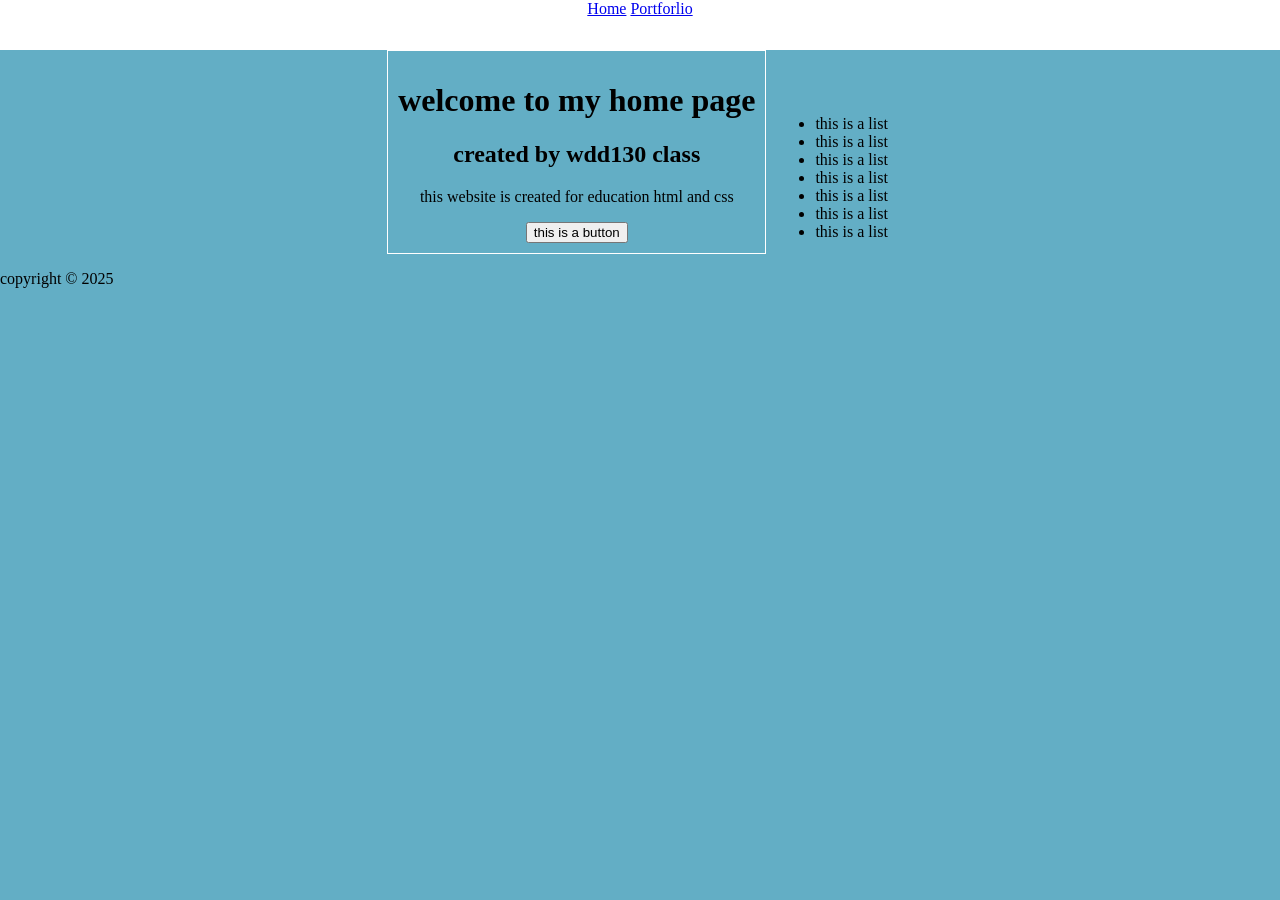
<file: ice/index.html>
<!DOCTYPE html>
<html lang="en">
<head>
    <meta charset="UTF-8">
    <meta name="viewport" content="width=device-width, initial-scale=1.0">
    <title>Document</title>
    <link rel="stylesheet" href="../styles/personal_profile.css">
<body>
    <header>
        <nav>
            <a href="index.html">Home</a>
            <a href="personal_profile.html">Portforlio</a>  
        <nav>
    </header>
    <main>
        <div class="container"> 
            <h1>welcome to my home page</h1>
            <h2>created by wdd130 class</h2>
            <p> this website is created for education html and css</p>
            <button>this is a button</button>
        </div>

        <ul>

            <li>this is a list</li>
            <li>this is a list</li>
            <li>this is a list</li>
            <li>this is a list</li>
            <li>this is a list</li> 
            <li>this is a list</li>
            <li>this is a list</li>
            
        </ul>
    </main>
    <footer>
        <p>copyright &copy; 2025</p>
    </footer>
    
</body>
</html>
</file>
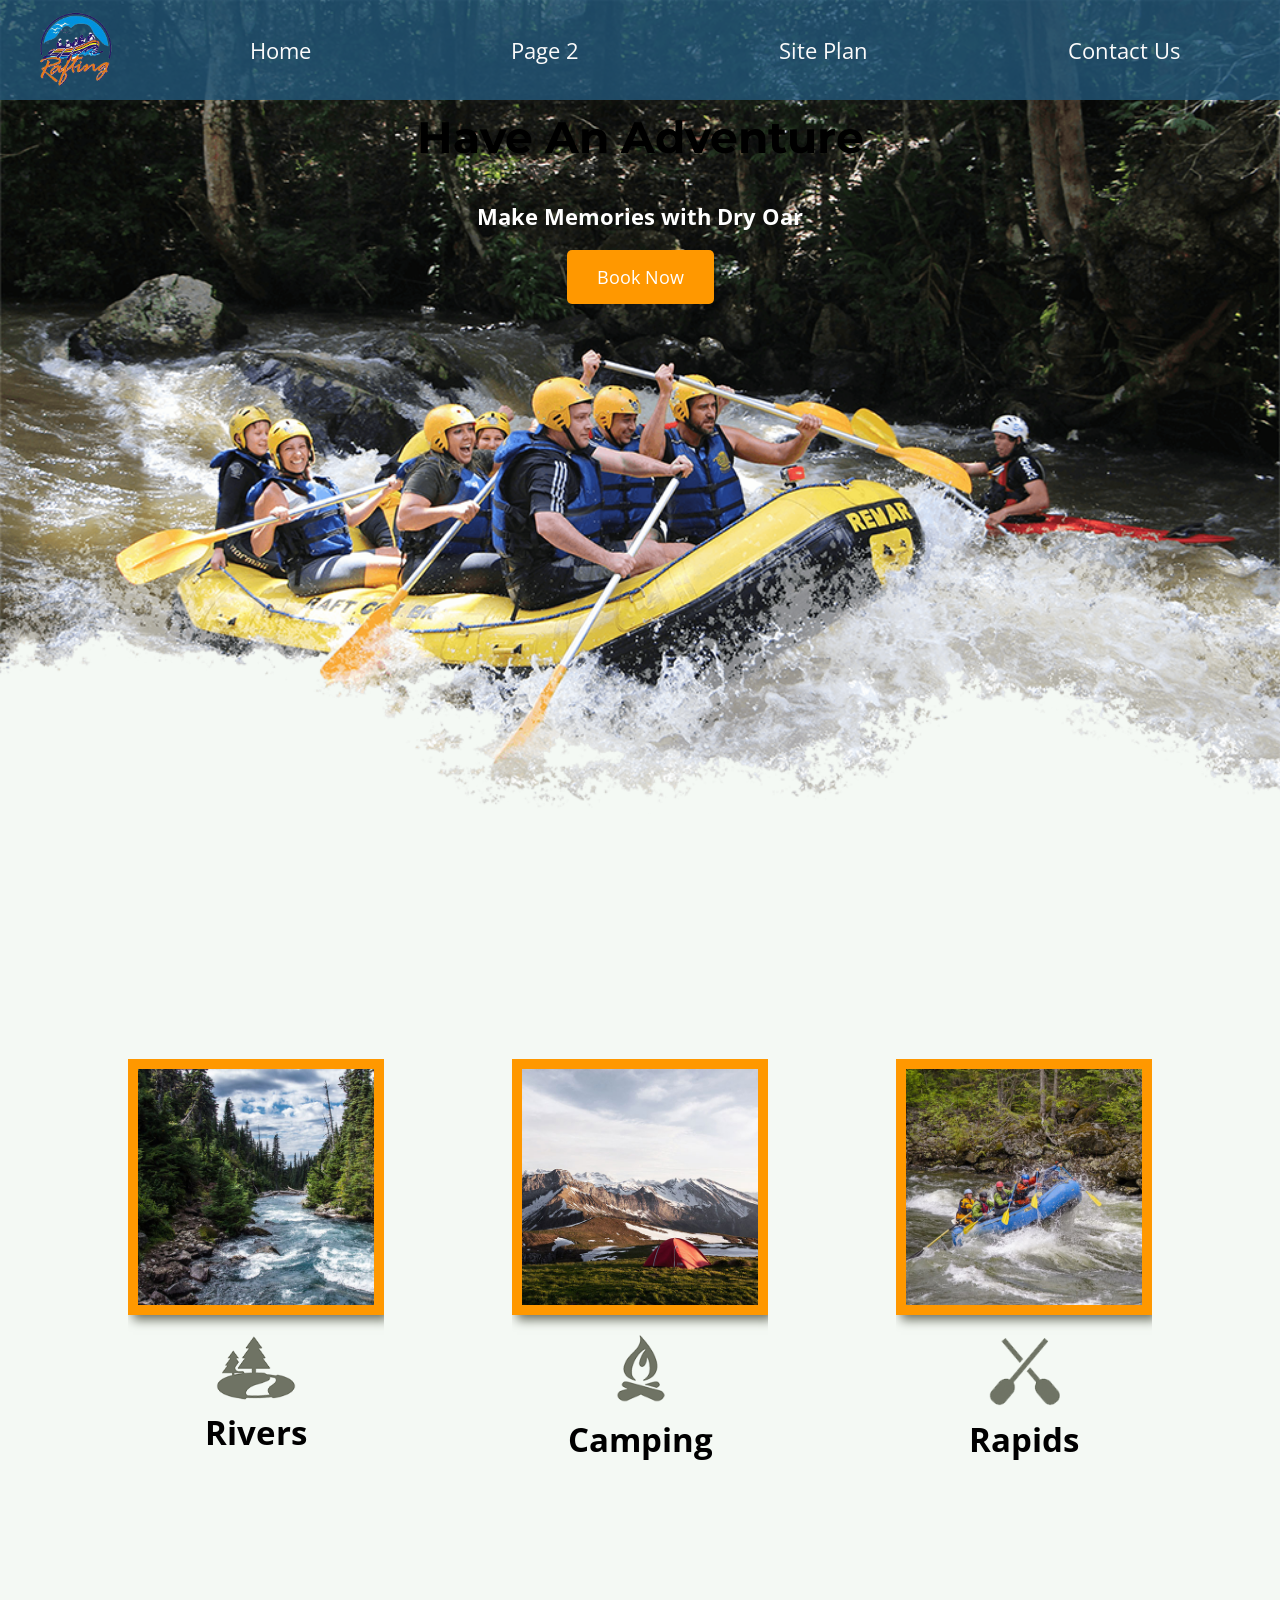
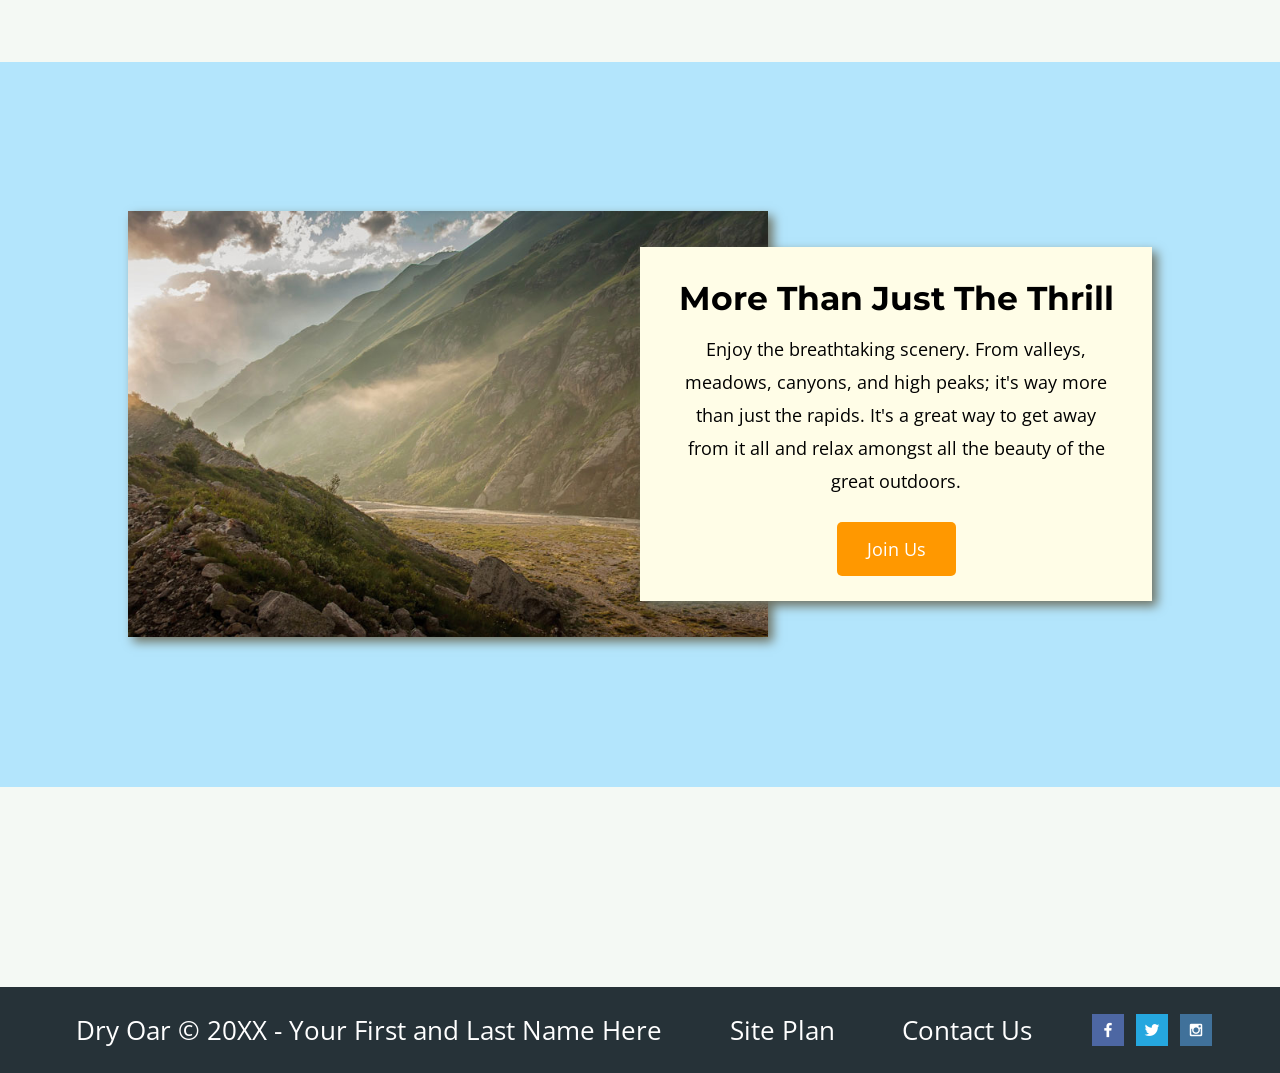
<file: wwr/index.html>
<!DOCTYPE html>
<html lang="en">
<head>
    <meta charset="UTF-8">
    <meta name="viewport" content="width=device-width, initial-scale=1.0">
    <title>Whitewater Rafting Vacations | Dry Oar Boating | Home</title>
    <link href="https://fonts.googleapis.com/css2?family=Montserrat:wght@400;700&family=Open+Sans:wght@300;400;700&display=swap" rel="stylesheet">
    <link rel="stylesheet" href="styles/style.css">
</head>
<body>
    <div id="content">
    <header>
        <a href="index.html" id="logo_link">
            <img class="logo" src="images/logo.png" alt="Dry Oar Logo">
        </a>
        <nav>
            <a href="index.html">Home</a>
            <a href="#">Page 2</a>
            <a href="site-plan-rafting.html">Site Plan</a>
            <a href="contactus.html">Contact Us</a>
        </nav>
    </header> 
    <div id="hero">
        <div id="hero-box">
            <img id="hero-img" src="images/hero.png"  alt="People enjoying white water rafting">

        </div>
        <section id="hero-msg">
            <h1 class="home-title">Have An Adventure</h1>
            <h4>Make Memories with Dry Oar </h4>
            <div class='button-box'>
                <a class='book' href="contactus.html">Book Now</a>
            </div>
        </section>


    </div>
    <main class="home-grid">
        <section class="rivers-card">
            <img class="card-img" src="images/rivers.jpg" alt="river in the forest">
            <img class="icon" src="images/river_icon.png" alt="river icon">
            <h2>
                Rivers
            </h2>
            
        </section>
        <section class="camping-card">
            <img class="card-img" src="images/camping.jpg" alt="tent in mountains">
            <img class="icon" src="images/fire_icon.png" alt="fire icon">
            <h2>Camping</h2>
        </section>
        <section class="rapids-card">
            <img class="card-img" src="images/rapids.jpg" alt="rafting boat">
            <img class="icon" src="images/oars.png" alt="oars icon">
            <h2>Rapids</h2>
        </section>
        <div id="background"></div>
        <img class="mountains" src="images/mountains.jpg" alt="Misty mountains">
        <section class="msg">
            <h2>More Than Just The Thrill</h2>
            <p>Enjoy the breathtaking scenery. From valleys, meadows, canyons, and high peaks; it's way more than just the rapids. It's a great way to get away from it all and relax amongst all the beauty of the great outdoors. </p>
            <a class='join' href="rivers.html">Join Us</a>
        </section>
    </main>
    <footer>
        <p>Dry Oar &copy; 20XX - Your First and Last Name Here</p>
        <p><a href="site-plan-rafting.html">Site Plan</a></p>
        <p><a href="contactus.html">Contact Us</a></p>
        <div class="social">
            <a href="https://facebook.com" target="_blank">
                <img src="images/facebook.png" alt="fb icon">
            </a>
            <a href="https://twitter.com" target="_blank">
                <img src="images/twitter.png" alt="twitter icon">
            </a>
            <a href="https://instagram.com" target="_blank">
                <img src="images/instagram.png" alt="instagram icon">
            </a>
        </div>
    </footer>
    </div>
</body>
</html>
</file>
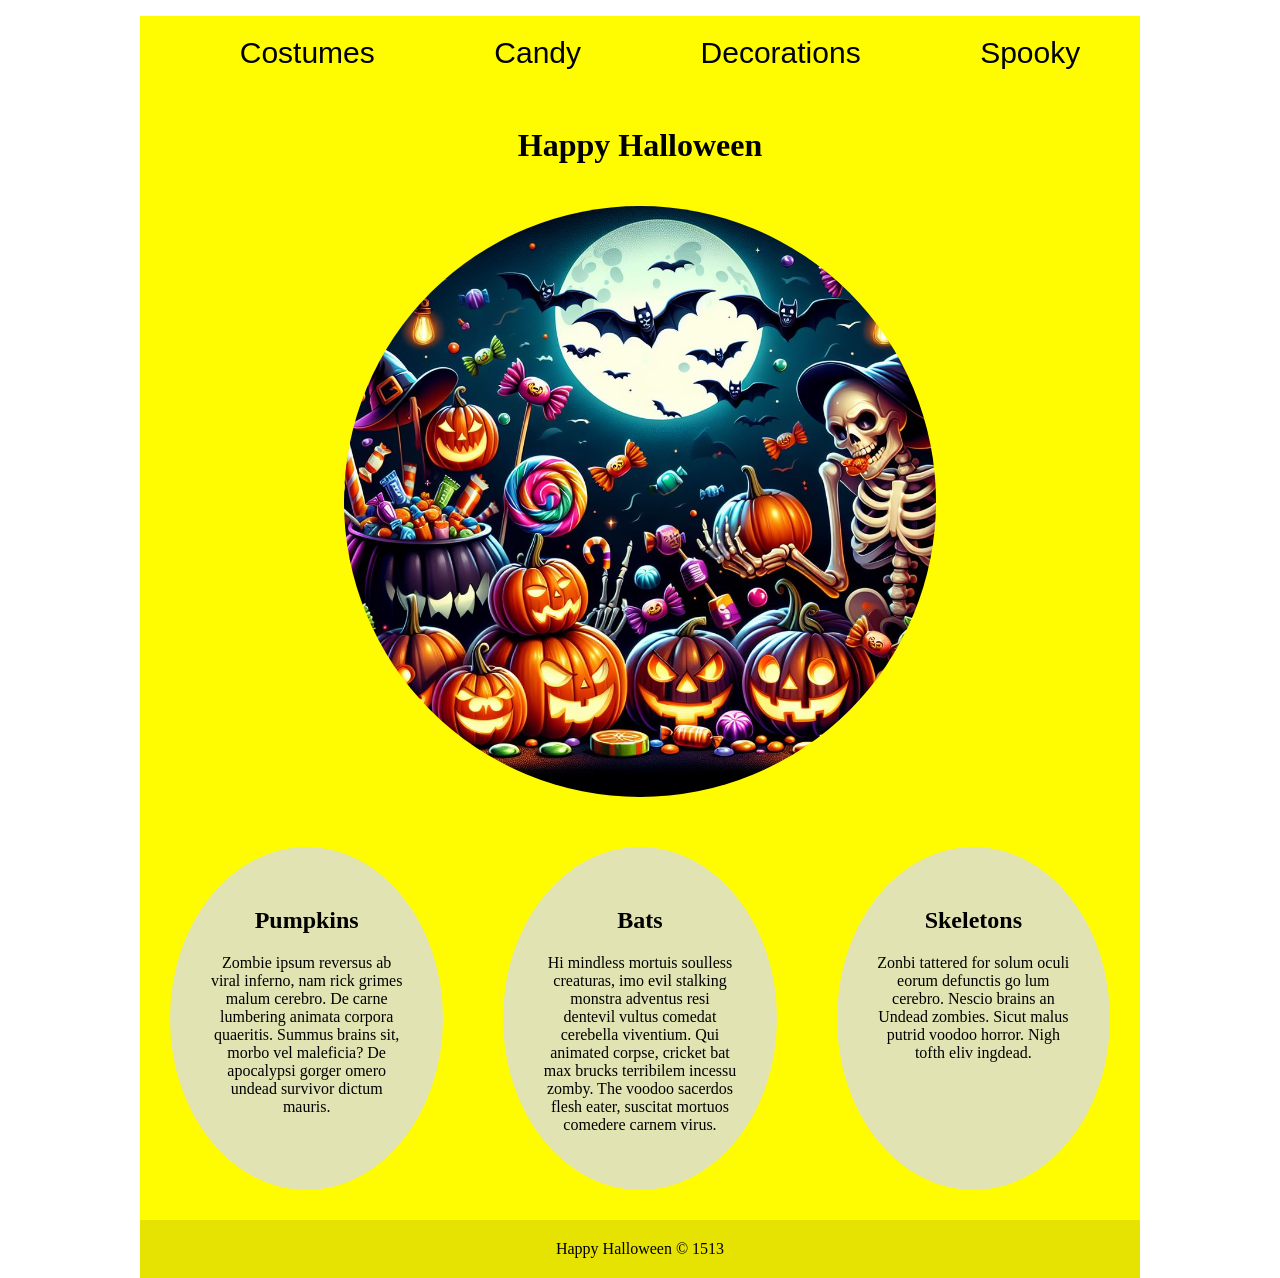
<file: ice/halloween/index.html>
<!-- For this activity you are not allowed to change
 the HTML code, only the CSS -->

<!DOCTYPE html>
<html lang="en">

<head>
    <meta charset="UTF-8">
    <meta name="viewport" content="width=device-width, initial-scale=1.0">
    <title>Document</title>
    <link rel="stylesheet" href="styles/styles.css">
</head>

<body>
    <div id="wrapper">
        <header>
            <nav>
                <ul>
                    <li>Costumes</li>
                    <li>Candy</li>
                    <li>Decorations</li>
                    <li>Spooky</li>
                </ul>
            </nav>
        </header>
        <main>
            <h1>Happy Halloween</h1>
            <img src="images/halloween.png">
            <section>
                <h2>Pumpkins</h2>
                <p>Zombie ipsum reversus ab viral inferno, nam rick grimes
                    malum cerebro. De carne lumbering animata corpora quaeritis.
                    Summus brains sit​​, morbo vel maleficia? De apocalypsi gorger
                    omero undead survivor dictum mauris. </p>
            </section>
            <section>
                <h2>Bats</h2>
                <p>Hi mindless mortuis soulless
                    creaturas, imo evil stalking monstra adventus resi dentevil vultus
                    comedat cerebella viventium. Qui animated corpse, cricket bat max
                    brucks terribilem incessu zomby. The voodoo sacerdos flesh eater,
                    suscitat mortuos comedere carnem virus.</p>
            </section>
            <section>
                <h2>Skeletons</h2>
                <p>Zonbi tattered for solum oculi
                    eorum defunctis go lum cerebro. Nescio brains an Undead zombies. Sicut
                    malus putrid voodoo horror. Nigh tofth eliv ingdead.</p>
            </section>
        </main>
        <footer>
            Happy Halloween &copy; 1513
        </footer>
    </div>
</body>

</html>
</file>
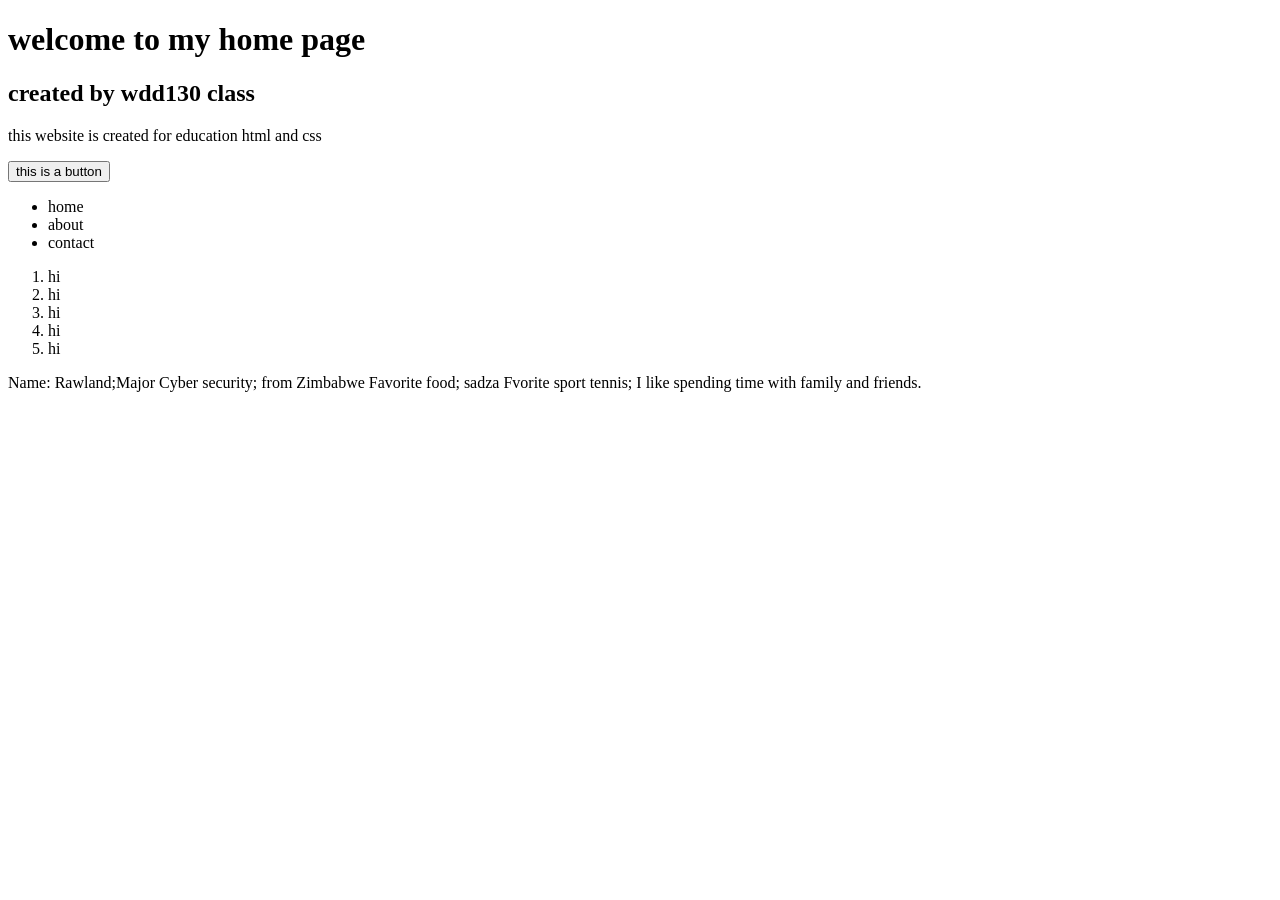
<file: ice/personal_file.html>
<!DOCTYPE html>
<html lang="en">
<head>
    <meta charset="UTF-8">
    <meta name="viewport" content="width=device-width, initial-scale=1.0">
    <title>Document</title>
</head>
<body>
    <header>

        
    </header> 

    <nav>

    </nav>
    <main></main>
    <h1>welcome to my home page</h1>
    <h2>created by wdd130 class</h2>
    <p> this website is created for education html and css</p>
    <button>this is a button</button>
    <ul>

        <li>home</li>
        <li>about</li>
        <li>contact</li>
    </ul>
    <ol>
        <li>hi</li>
        <li>hi</li>
        <li>hi</li>
        <li>hi</li>
        <li>hi</li>
    </ol>


    <footer></footer>
</body> 

Name: Rawland;Major Cyber security; from Zimbabwe
Favorite food; sadza 
Fvorite sport tennis; I like spending time with family and friends.
</file>
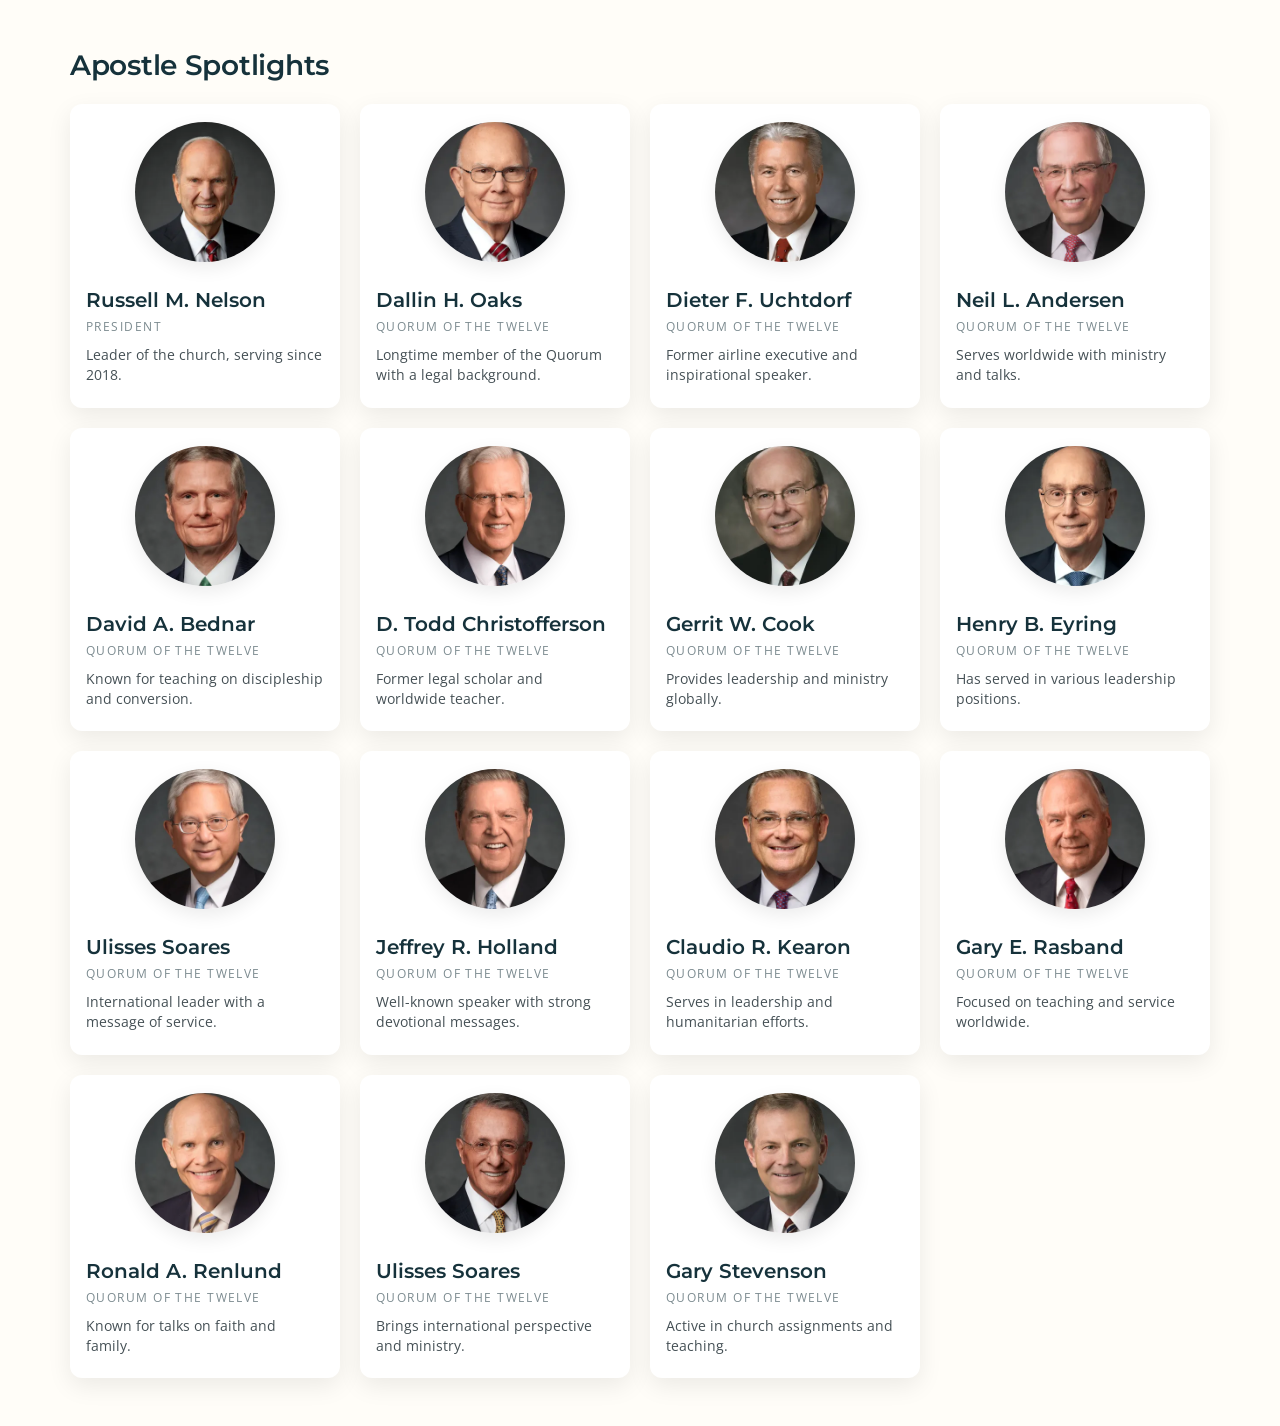
<file: ice/apostle_spotlight/apostles.html>
<!DOCTYPE html>
<html lang="en">
<head>
    <meta charset="UTF-8">
    <meta name="viewport" content="width=device-width, initial-scale=1.0">
    <title>Apostles Spotlights</title>
    <link rel="preconnect" href="https://fonts.gstatic.com" crossorigin>
    <link href="https://fonts.googleapis.com/css2?family=Montserrat:wght@500;600;700&family=Open+Sans:wght@300;400;600&display=swap" rel="stylesheet">
    <link rel="stylesheet" href="apostle.css">
</head>
<body>
    <div class="container">
        <h1>Apostle Spotlights</h1>

        <div class="apostle-grid">
            <article class="apostle outline-orange" tabindex="0">
                <img src="images/nelson.webp" alt="Russell M. Nelson">
                <div class="meta">
                    <h3>Russell M. Nelson</h3>
                    <p class="role">President</p>
                    <p class="bio">Leader of the church, serving since 2018.</p>
                </div>
            </article>

            <article class="apostle outline-green" tabindex="0">
                <img src="images/oaks.webp" alt="Dallin H. Oaks">
                <div class="meta">
                    <h3>Dallin H. Oaks</h3>
                    <p class="role">Quorum of the Twelve</p>
                    <p class="bio">Longtime member of the Quorum with a legal background.</p>
                </div>
            </article>

            <article class="apostle outline-blue" tabindex="0">
                <img src="images/uchtdorf.webp" alt="Dieter F. Uchtdorf">
                <div class="meta">
                    <h3>Dieter F. Uchtdorf</h3>
                    <p class="role">Quorum of the Twelve</p>
                    <p class="bio">Former airline executive and inspirational speaker.</p>
                </div>
            </article>

            <article class="apostle outline-orange" tabindex="0">
                <img src="images/anderson.webp" alt="Neil L. Andersen">
                <div class="meta">
                    <h3>Neil L. Andersen</h3>
                    <p class="role">Quorum of the Twelve</p>
                    <p class="bio">Serves worldwide with ministry and talks.</p>
                </div>
            </article>

            <article class="apostle outline-green" tabindex="0">
                <img src="images/bednar.webp" alt="David A. Bednar">
                <div class="meta">
                    <h3>David A. Bednar</h3>
                    <p class="role">Quorum of the Twelve</p>
                    <p class="bio">Known for teaching on discipleship and conversion.</p>
                </div>
            </article>

            <article class="apostle outline-blue" tabindex="0">
                <img src="images/christofferson.webp" alt="D. Todd Christofferson">
                <div class="meta">
                    <h3>D. Todd Christofferson</h3>
                    <p class="role">Quorum of the Twelve</p>
                    <p class="bio">Former legal scholar and worldwide teacher.</p>
                </div>
            </article>

            <article class="apostle outline-orange" tabindex="0">
                <img src="images/cook.webp" alt="Gerrit W. Cook">
                <div class="meta">
                    <h3>Gerrit W. Cook</h3>
                    <p class="role">Quorum of the Twelve</p>
                    <p class="bio">Provides leadership and ministry globally.</p>
                </div>
            </article>

            <article class="apostle outline-green" tabindex="0">
                <img src="images/eyring.webp" alt="Henry B. Eyring">
                <div class="meta">
                    <h3>Henry B. Eyring</h3>
                    <p class="role">Quorum of the Twelve</p>
                    <p class="bio">Has served in various leadership positions.</p>
                </div>
            </article>

            <article class="apostle outline-blue" tabindex="0">
                <img src="images/gong.webp" alt="Ulisses Soares">
                <div class="meta">
                    <h3>Ulisses Soares</h3>
                    <p class="role">Quorum of the Twelve</p>
                    <p class="bio">International leader with a message of service.</p>
                </div>
            </article>

            <article class="apostle outline-orange" tabindex="0">
                <img src="images/holland.webp" alt="Jeffrey R. Holland">
                <div class="meta">
                    <h3>Jeffrey R. Holland</h3>
                    <p class="role">Quorum of the Twelve</p>
                    <p class="bio">Well-known speaker with strong devotional messages.</p>
                </div>
            </article>

            <article class="apostle outline-green" tabindex="0">
                <img src="images/kearon.webp" alt="Claudio R. Kearon">
                <div class="meta">
                    <h3>Claudio R. Kearon</h3>
                    <p class="role">Quorum of the Twelve</p>
                    <p class="bio">Serves in leadership and humanitarian efforts.</p>
                </div>
            </article>

            <article class="apostle outline-blue" tabindex="0">
                <img src="images/rasband.webp" alt="Gary E. Rasband">
                <div class="meta">
                    <h3>Gary E. Rasband</h3>
                    <p class="role">Quorum of the Twelve</p>
                    <p class="bio">Focused on teaching and service worldwide.</p>
                </div>
            </article>

            <article class="apostle outline-orange" tabindex="0">
                <img src="images/renlund.webp" alt="Ronald A. Renlund">
                <div class="meta">
                    <h3>Ronald A. Renlund</h3>
                    <p class="role">Quorum of the Twelve</p>
                    <p class="bio">Known for talks on faith and family.</p>
                </div>
            </article>

            <article class="apostle outline-green" tabindex="0">
                <img src="images/soares.webp" alt="Ulisses Soares">
                <div class="meta">
                    <h3>Ulisses Soares</h3>
                    <p class="role">Quorum of the Twelve</p>
                    <p class="bio">Brings international perspective and ministry.</p>
                </div>
            </article>

            <article class="apostle outline-blue" tabindex="0">
                <img src="images/stevenson.webp" alt="Gary Stevenson">
                <div class="meta">
                    <h3>Gary Stevenson</h3>
                    <p class="role">Quorum of the Twelve</p>
                    <p class="bio">Active in church assignments and teaching.</p>
                </div>
            </article>
        </div>
    </div>
</body>
</html>
</file>
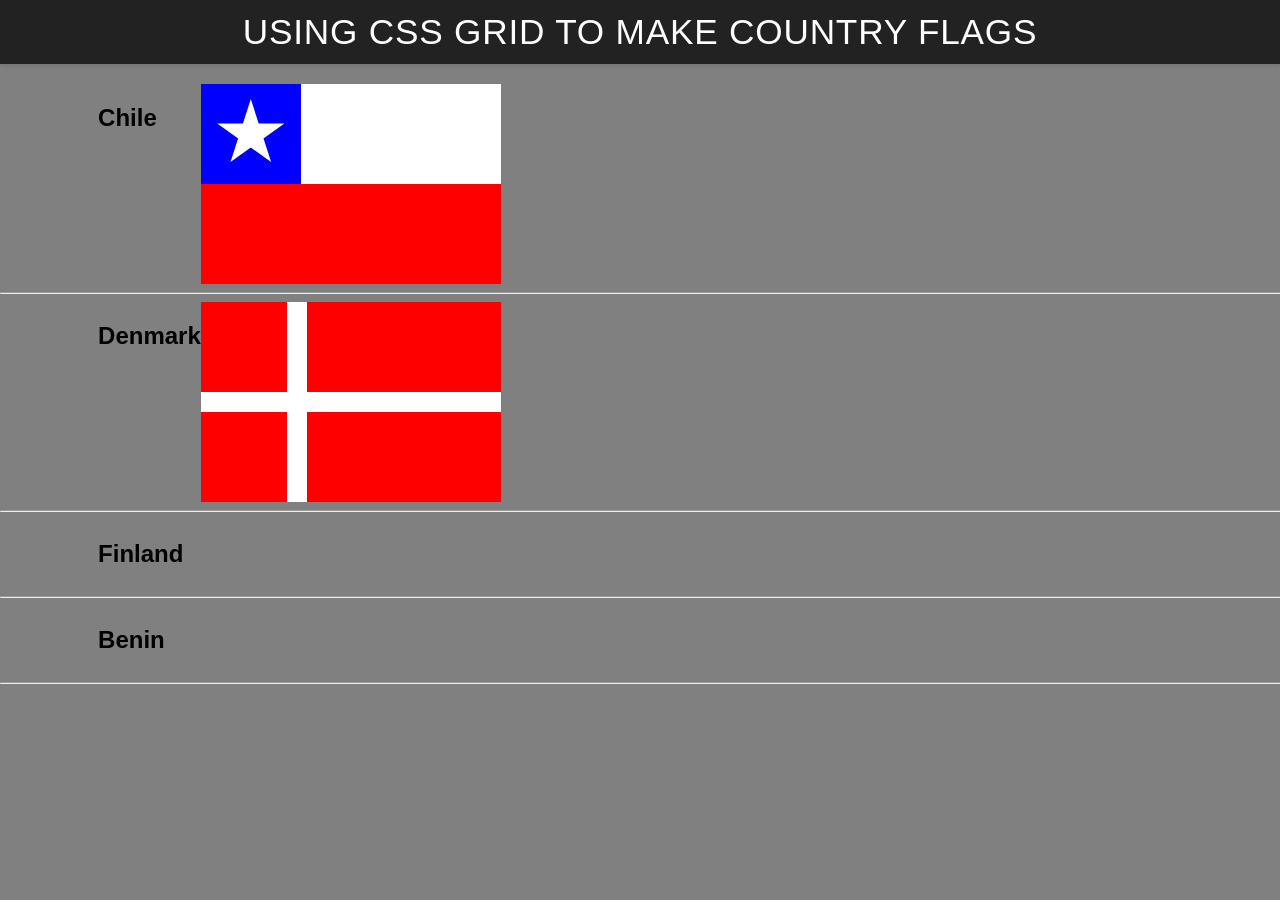
<file: ice/grid_flags/flags.html>
<!DOCTYPE html>
<html lang="en">

<head>
    <meta charset="UTF-8">
    <meta name="viewport" content="width=device-width, initial-scale=1.0">
    <title>Flag</title>
    <style>
        body {
            margin: 0;
            font-family: 'Helvetica Neue', sans-serif;
            background-color: gray;
        }

        header {
            background-color: #222;
            color: #fff;
            padding: 0.75rem 1.5rem;
            display: flex;
            align-items: center;
            justify-content: center;
            font-size: 1.1rem;
            letter-spacing: 0.05rem;
            text-transform: uppercase;
            box-shadow: 0 2px 4px rgba(0, 0, 0, 0.1);
        }

        header h1 {
            margin: 0;
            font-weight: 400;
        }
        main {
            display: grid;
            grid-template-columns: .1fr .1fr 1fr .1fr;
            margin-top: 20px;
        }
        hr {
            width: 100%;
            grid-column: 1 / 5;
        }
        h2 {
            grid-column: 2/3;
        }

        #blue {
            background: blue;
            grid-column: 1 / 2;
            display: grid;
            align-items: center;
            justify-items: center;
        }

        #white {
            background: white;
            grid-column: 2 / 4;
        }

        #red {
            background: red;
            grid-column: 1 / 4;
        }

        #chile {
            display: grid;
            grid-template-columns: 1fr 1fr 1fr;
            grid-template-rows: 1fr 1fr;
            height: 200px;
            width: 300px;
        }

        .star {
            width: 70px;
            aspect-ratio: 1;
            background: white;
            clip-path: polygon(50% 0, 79% 90%, 2% 35%, 98% 35%, 21% 90%);
        }
        #denmark {
            display: grid;
            grid-template-columns: 1fr 2fr;
            grid-template-rows: 1fr 1fr;
            height: 200px;
            width: 300px;
            background-color: white;
            gap: 20px;  
        }
        #dred1 {
            background-color: red;
            grid-column: 1 / 2;
            grid-row: 1 / 2;
        }
        #dred2 {
            background: red;
            grid-column: 2 / 4;
            grid-row: 1 / 2;
        }
        #dred3 {
            background: red;
            grid-column: 1 / 2;
            grid-row: 2 / 3;
        }
        #dred4  {
            background: red;
            grid-column: 2 / 4;
            grid-row: 2 / 3;
        }
    </style>
</head>

<body>
    <header>
        <h1>Using CSS Grid to make Country Flags</h1>
    </header>
    <main>
        <h2>Chile</h2>
        <div id="chile">
            <div id="blue">
                <div class="star"></div>
            </div>
            <div id="white"></div>
            <div id="red"></div>
        </div>
        <hr>

        <h2>Denmark</h2>
        <div id="denmark">
            <div id="dred1"></div>
            <div id="dred2"></div>
            <div id="dred3"></div>
            <div id="dred4"></div>
        </div>
        <hr>

        <h2>Finland</h2>
        <div id="finland">
            <div id="fwhite1"></div>
            <div id="fwhite2"></div>
            <div id="fwhite3"></div>
            <div id="fwhite4"></div>
        </div>
        <hr>

        <h2>Benin</h2>
        <div id="benin">
            <div id="bgreen"></div>
            <div id="byellow"></div>
            <div id="bred"></div>
        </div>
        <hr>
    </main>
</body>

</html>
</file>
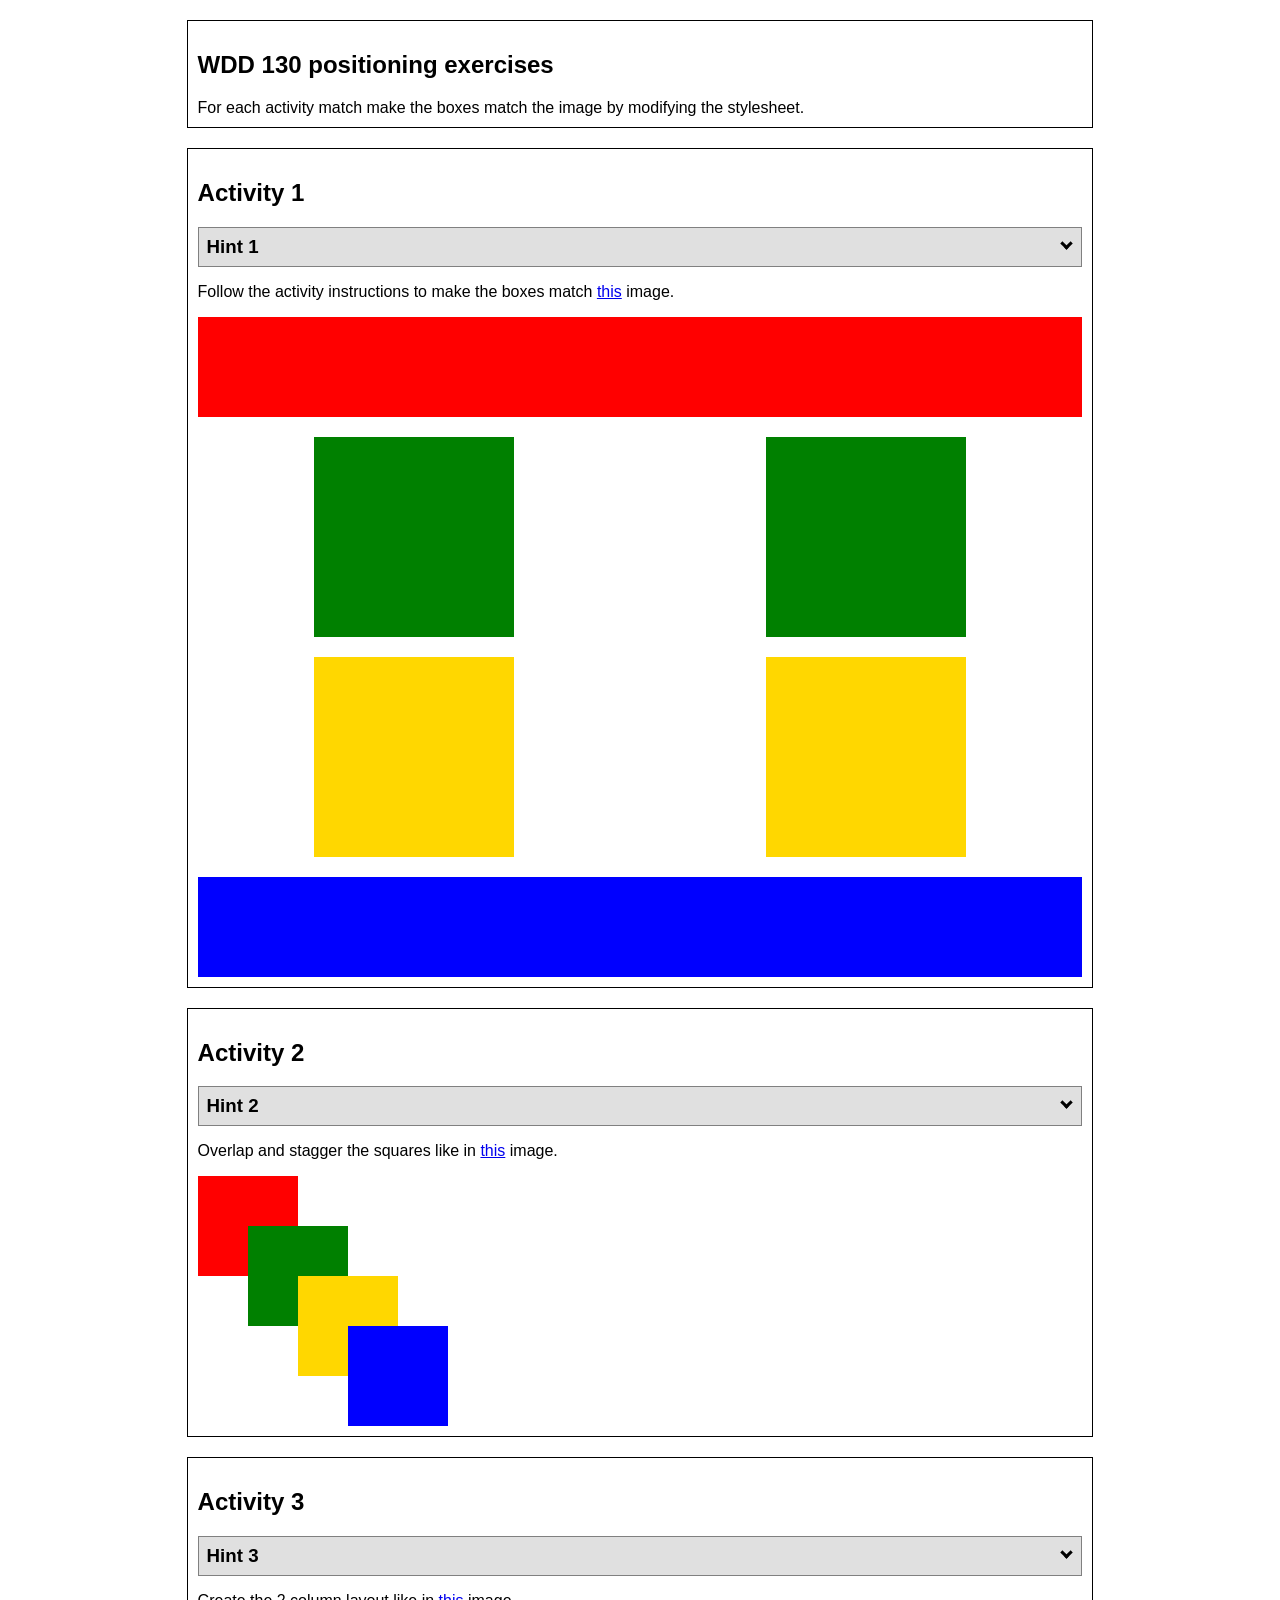
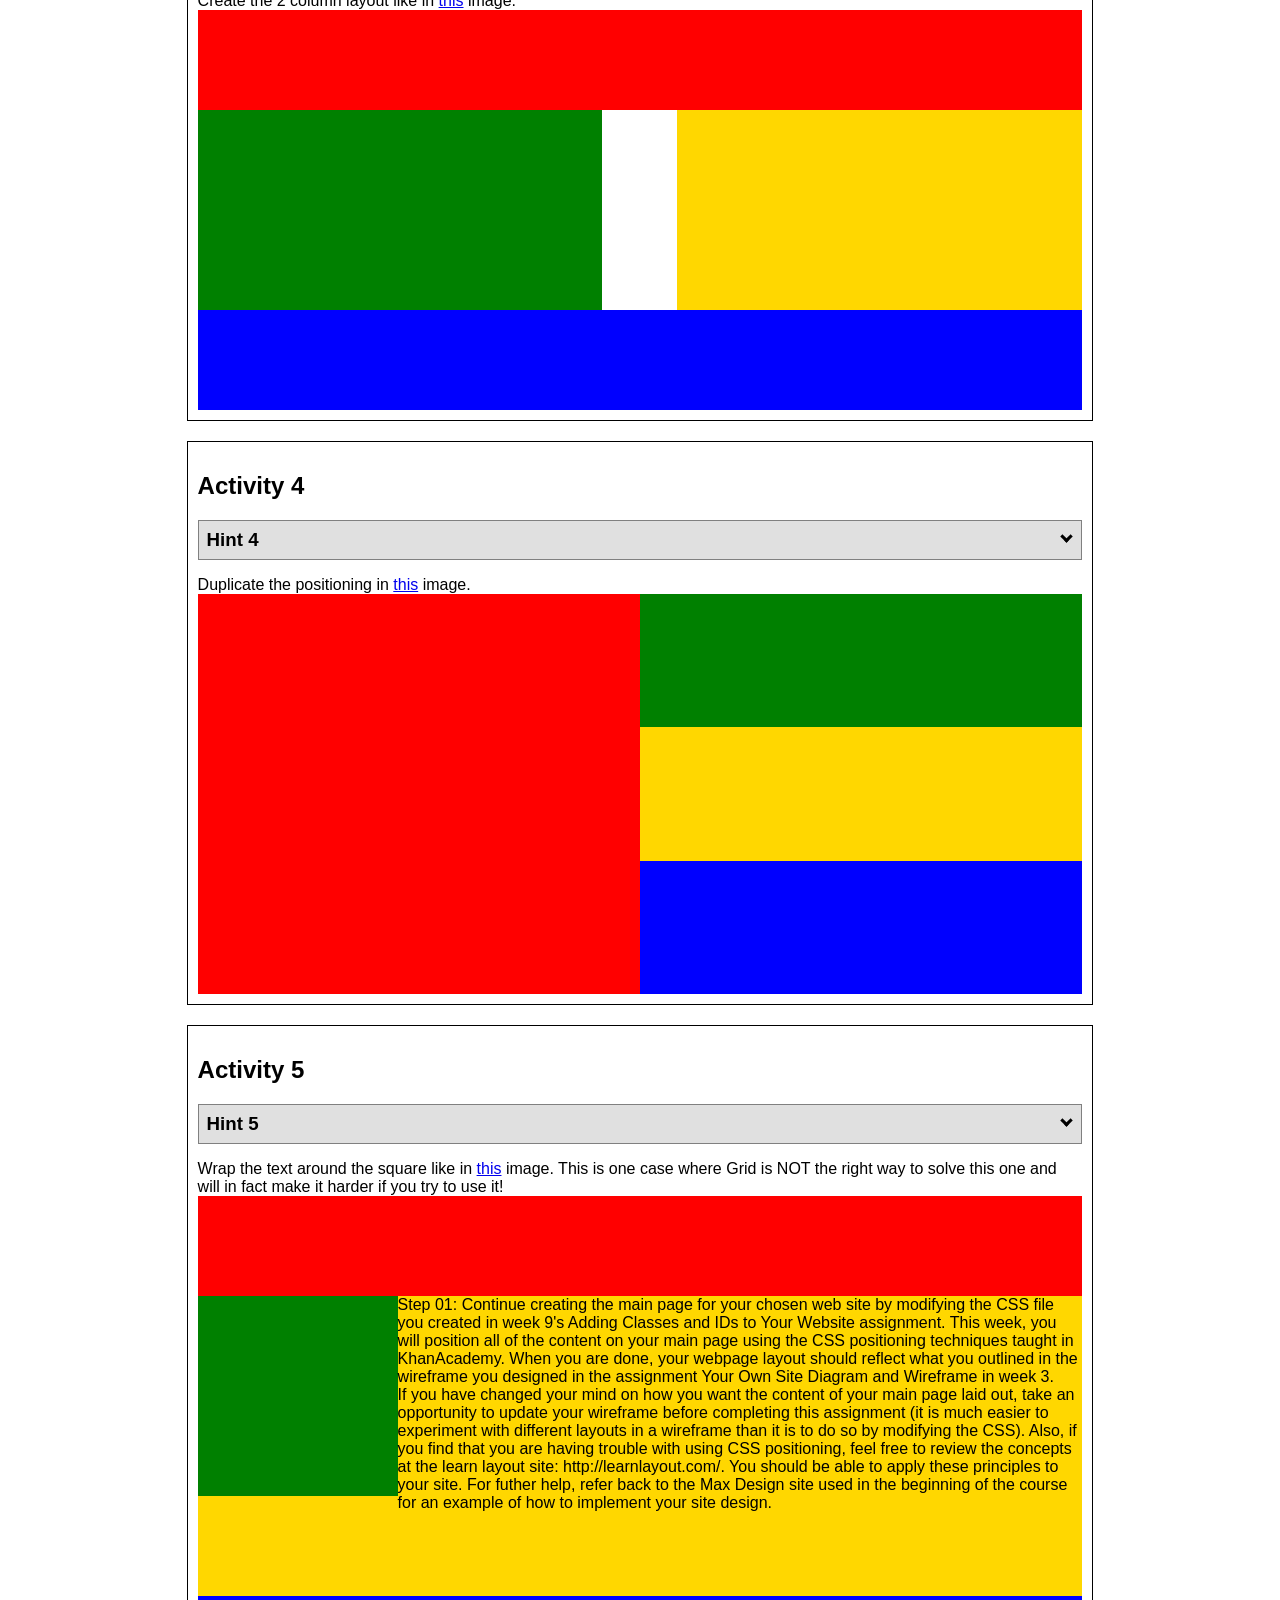
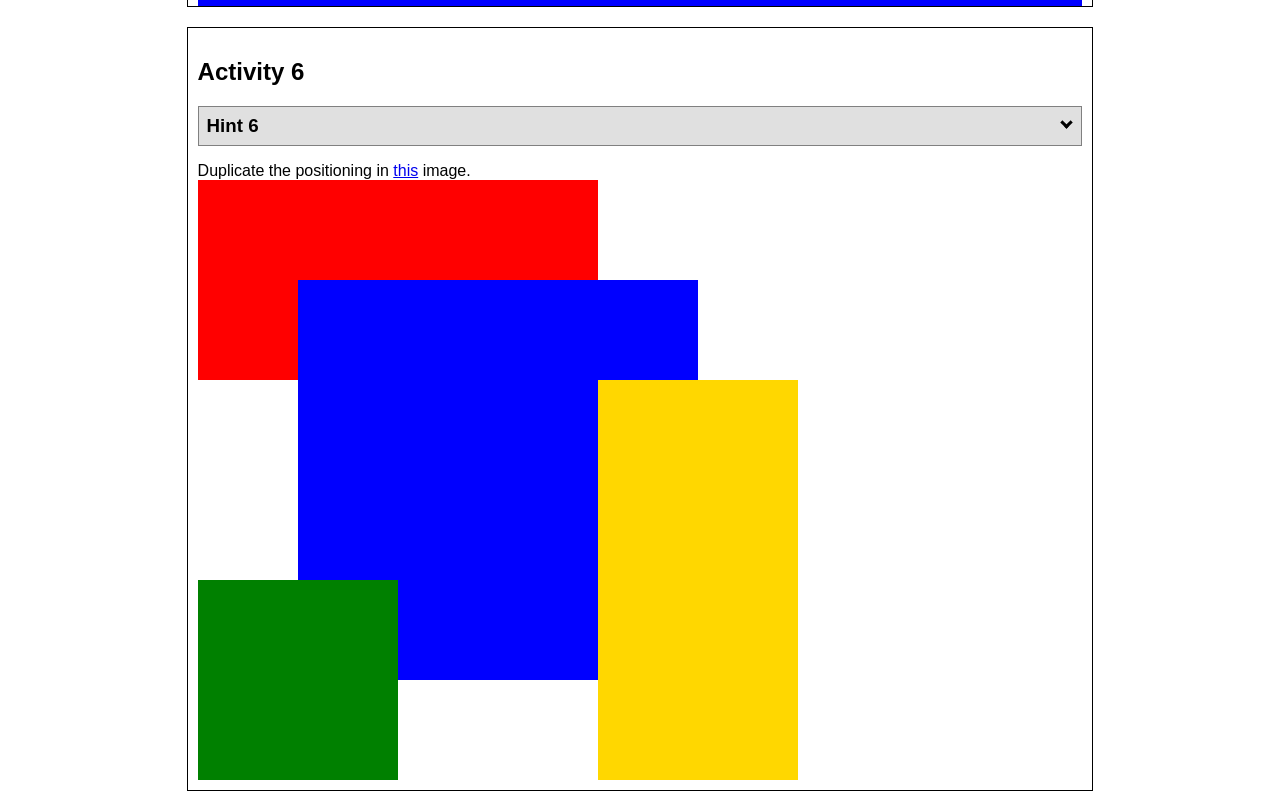
<file: ice/positioning/positioning.html>
<!DOCTYPE html>
<html lang="en">
  <head>
    <!-- HTML - Name: positioning.html -->
    <title>Positioning Activity</title>
    <link rel="stylesheet" type="text/css" href="positionstyles.css" />
  </head>
  <body>
    <div class="activity">
      <h2>WDD 130 positioning exercises</h2>
      For each activity match make the boxes match the image by modifying the stylesheet.</div>
    <div class="activity">
      <h2>Activity 1</h2>
      <section class="hint"><input type="checkbox" ><i></i> <h3>Hint 1</h3><div><p>Use the activity instructions for the firt activity</a></p></div></section>
      <p>Follow the activity instructions to make the boxes match  <a href="images/example1.png" target="_blank">this</a> image.</p>
      <div class="content1" >
        <div class="red1" ></div>
        <div class="green1" ></div>
        <div class="green1" ></div>
        <div class="yellow1"></div>
        <div class="yellow1"></div>
        <div class="blue1"></div>
      </div>
    </div>
    <div class="activity">
      <h2>Activity 2</h2>
      <section class="hint"><input type="checkbox" > <h3>Hint 2</h3><i></i><div>
      <ul>
      <li>grid-template-columns: 50px 50px 50px 50px 50px </li></ul></div></section>
      <p>Overlap and stagger the squares like in <a href="images/example2.png" target="_blank">this</a> image.</p>
      <div class="content2" >
        <div class="red2" ></div>
        <div class="green2" ></div>
        <div class="yellow2"></div>
        <div class="blue2"></div>
      </div>
    </div>
    <div class="activity">
      <h2>Activity 3</h2>
      <section class="hint"><input type="checkbox" > <h3>Hint 3</h3><i></i><div><p>This one is going to be best solved with CSS Grid. Remember to make the boxes the right width first...then start moving them around. </p><h4>Properties used:</h4><ul><li>display:grid;</li><li>grid-template-columns:</li><li>grid-column-gap:</li>
        <li>grid-column:</li>  </ul></div></section>
      Create the 2 column layout like in <a href="images/example3.png" target="_blank">this</a>  image.
      <div class="content3" >
        <div class="red3" ></div>
        <div class="green3" ></div>
        <div class="yellow3"></div>
        <div class="blue3"></div>
      </div>
    </div>
    <div class="activity">
      <h2>Activity 4</h2>
      <section class="hint"><input type="checkbox" > <h3>Hint 4</h3><i></i><div><p>For the others we have been primarily concerned with width. For this one you will need to adjust height as well. </p><h4>Properties used:</h4><ul><li>display:grid;</li><li>grid-template-columns:</li><li>grid-row:</li></ul></div></section>
      Duplicate the positioning in <a href="images/example4.png" target="_blank">this</a> image. 
      <div class="content4" >
        <div class="red4" ></div>
        <div class="green4" ></div>
        <div class="yellow4"></div>
        <div class="blue4"></div>
      </div>
    </div>

    <div class="activity">
      <h2>Activity 5</h2>
      <section class="hint"><input type="checkbox" > <h3>Hint 5</h3><i></i><div><p>Grid is <strong>not</strong> the right way to do this.  In fact there is only one way to really do that...and that is with float. Remember that we float the thing we want the text to wrap around.  Also remember to start by making all the shapes the right size and shape.</p><h4>Properties used:</h4><ul><li>float: left;</li></ul></div></section>
      Wrap the text around the square like in <a href="images/example5.png" target="_blank">this</a> image. This is one case where Grid is NOT the right way to solve this one and will in fact make it harder if you try to use it!
      <div class="content5" >
        <div class="red5" ></div>
        <div class="green5" ></div>
        <div class="yellow5">Step 01: Continue creating the main page for your chosen web site by modifying the CSS file you created in week 9's Adding Classes and IDs to Your Website assignment. This week, you will position all of the content on your main page using the CSS positioning techniques taught in KhanAcademy. When you are done, your webpage layout should reflect what you outlined in the wireframe you designed in the assignment Your Own Site Diagram and Wireframe in week 3. <br />
          If you have changed your mind on how you want the content of your main page laid out, take an opportunity to update your wireframe before completing this assignment (it is much easier to experiment with different layouts in a wireframe than it is to do so by modifying the CSS). Also, if you find that you are having trouble with using CSS positioning, feel free to review the concepts at the learn layout site: http://learnlayout.com/. You should be able to apply these principles to your site. For futher help, refer back to the Max Design site used in the beginning of the course for an example of how to implement your site design.</div>
        <div class="blue5"></div>
      </div>
    </div>
    <div class="activity">
      <h2>Activity 6</h2>
      <section class="hint"><input type="checkbox" > <h3>Hint 6</h3><i></i><div><p>This one is all about visualizing the grid behind the layout. If you are having a hard time doing that first: all the sizes are even multiples of 100, and second here is another example with the lines drawn: <a href="images/example6-hint.png" target="_blank">example 6 with lines</a>. For this one you will find it easiest if you use px for the column width. You can also use <kbd>z-index</kbd> to control the element layering.    </p><h4>Properties used:</h4><ul><li>display:grid;</li><li>grid-template-columns:</li><li>grid-column:</li><li>grid-row:</li><li><a href="https://www.w3schools.com/cssref/pr_pos_z-index.asp" target="_blank">z-index:</a></li></ul></div></section>
      Duplicate the positioning in <a href="images/example6.png" target="_blank">this</a> image.
      <div class="content6" >
        <div class="red6" ></div>
        <div class="green6" ></div>
        <div class="yellow6"></div>
        <div class="blue6"></div>
      </div>
    </div>
  </body>
</html>
</file>
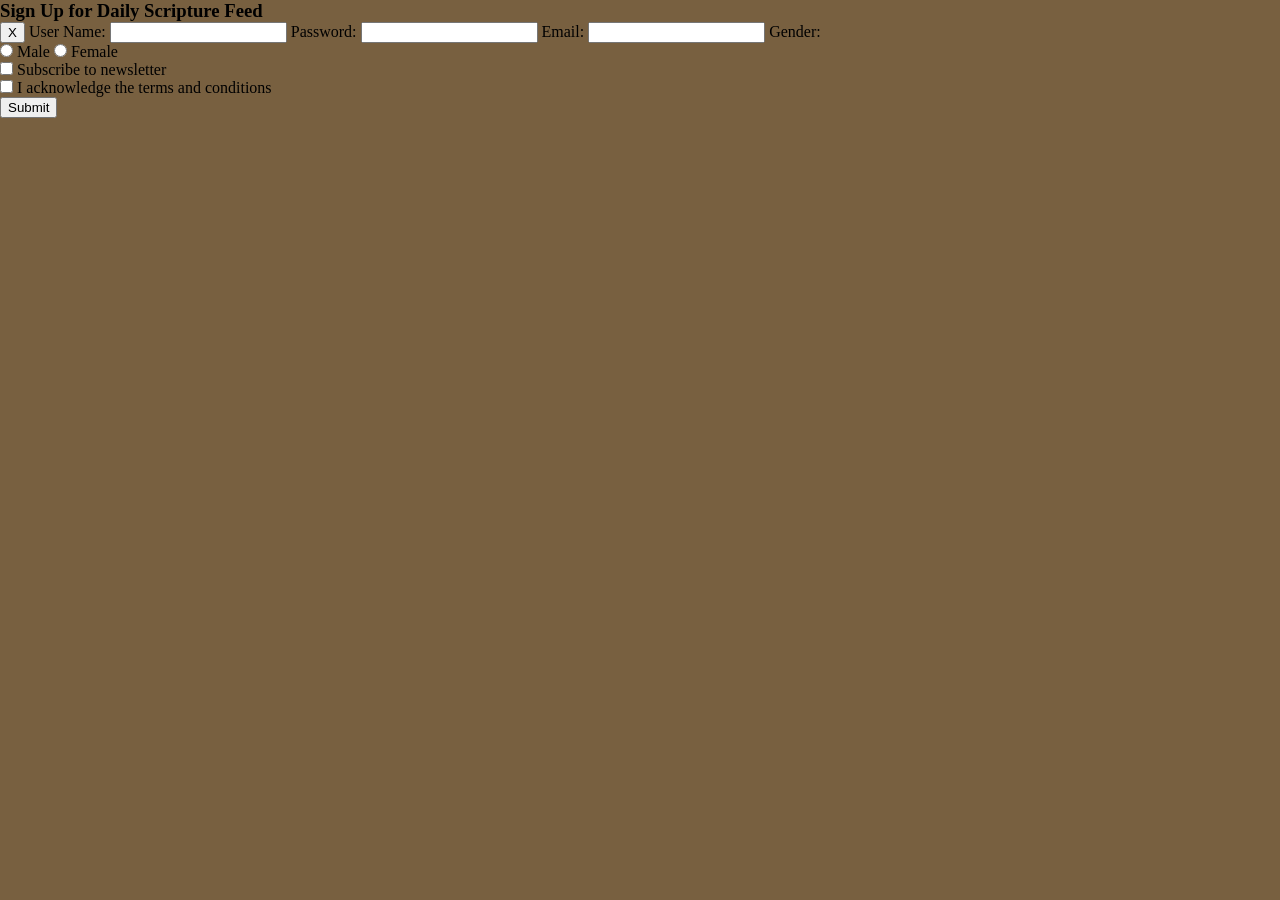
<file: ice/signup/signup.html>
<!DOCTYPE html>
<html lang="en">

<head>
    <meta charset="UTF-8">
    <meta name="viewport" content="width=device-width, initial-scale=1.0">
    <title>Daily Feed Sign Up</title>

    <style>
        * {
            margin: 0;
        }

        body {
            background: rgb(120, 96, 64);
        }
    </style>




</head>

<body>
    <div id="formContainer">
        <h3>Sign Up for Daily Scripture Feed</h3>
        <form id="myForm">
            <button type="button" id="closeBtn">X</button>
            <label for="username">User Name:</label>
            <input type="text" id="username" name="username" required>

            <label for="password">Password:</label>
            <input type="password" id="password" name="password" required>

            <label for="email">Email:</label>
            <input type="email" id="email" name="email" required>

            <label>Gender:</label>
            <div>
                <input type="radio" id="male" name="gender" value="male" required>
                <label for="male">Male</label>
                <input type="radio" id="female" name="gender" value="female" required>
                <label for="female">Female</label>
            </div>

            <section>
                <input type="checkbox" id="newsletter" name="newsletter">
                <label for="newsletter">Subscribe to newsletter</label>
            </section>

            <section>
                <input type="checkbox" id="conditions" name="conditions" required>
                <label for="conditions">I acknowledge the terms and conditions</label>
            </section>

            <section>
                <button type="submit">Submit</button>
            </section>
        </form>
    </div>

    <div id="output"></div>

    <script>
        // Here is some Javascript to start looking forward to wdd131
        document.getElementById("closeBtn").addEventListener("click", function () {
            document.getElementById("formContainer").style.display = "none";
         });
        const form = document.getElementById('myForm');
        const output = document.getElementById('output');

        form.addEventListener('submit', function (event) {
            event.preventDefault(); // Stop form from actually submitting

            const formData = new FormData(form);
            const entries = [];

            for (const [key, value] of formData.entries()) {
                if (key == "password") {
                    entries.push(`<strong>${key}</strong>: ${value} (you should probably encrypt the password)`);
                } else {
                    entries.push(`<strong>${key}</strong>: ${value}`);
                }
            }

            output.innerHTML = `
            <br>  
            <h3>Here is the data that would be sent to the server:</h3>
            <ul>
                ${entries.map(item => `<li>${item}</li>`).join('')}
            </ul>
            `;
                });
    </script>

</body>

</html>
</file>
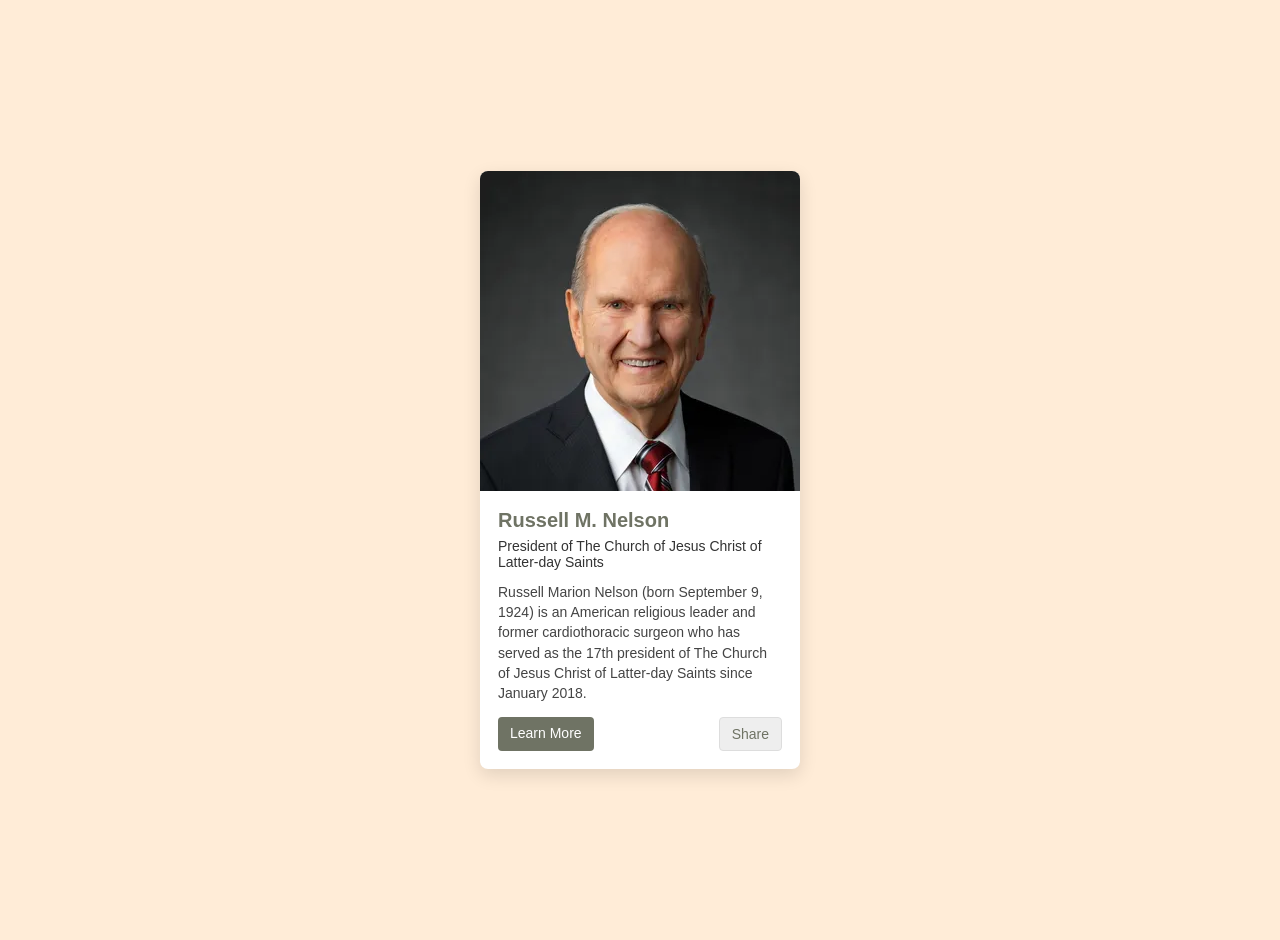
<file: ice/prophet_cards/prophet_cards/nelson.html>
<!DOCTYPE html>
<html lang="en">
<head>
    <meta charset="utf-8">
    <meta name="viewport" content="width=device-width, initial-scale=1">
    <title>Russell M. Nelson</title>
    <style>
        /* Simple card layout following the wireframe */
        :root{
            --card-width: 320px;
            --accent: #6f7364;
            --bg: #FFECD7;
            --card-bg: #fff;
        }

        body{
            margin:0;
            font-family: Arial, Helvetica, sans-serif;
            background: var(--bg);
            display:flex;
            align-items:center;
            justify-content:center;
            min-height:100vh;
            padding:20px;
        }

        .card{
            width:var(--card-width);
            background:var(--card-bg);
            border-radius:8px;
            box-shadow:0 6px 18px rgba(0,0,0,0.12);
            overflow:hidden;
        }

        .card .media{
            width:100%;
            display:block;
        }

        .card .content{
            padding:18px;
        }

        .card h1{
            margin:0 0 6px 0;
            font-size:20px;
            color:var(--accent);
        }

        .card h4{
            margin:0 0 12px 0;
            font-size:14px;
            color:#333;
            font-weight:normal;
        }

        .card p{
            margin:0 0 14px 0;
            font-size:14px;
            color:#444;
            line-height:1.45;
        }

        .card .actions{
            display:flex;
            gap:10px;
            justify-content:space-between;
        }

        .card .btn{
            display:inline-block;
            text-decoration:none;
            background:var(--accent);
            color:#fff;
            padding:8px 12px;
            border-radius:4px;
            font-size:14px;
        }

        .card .btn.secondary{
            background:#eee;
            color:var(--accent);
            border:1px solid #ddd;
        }

        /* responsive: make card full width on very small screens */
        @media (max-width:360px){
            :root{--card-width: 100%;}
            body{padding:12px}
        }
    </style>
</head>
<body>

<article class="card">
    <img class="media" src="images/russell_nelson.png" alt="Russell M. Nelson">
    <div class="content">
        <h1>Russell M. Nelson</h1>
        <h4>President of The Church of Jesus Christ of Latter-day Saints</h4>
        <p>Russell Marion Nelson (born September 9, 1924) is an American religious leader and former cardiothoracic surgeon who has served as the 17th president of The Church of Jesus Christ of Latter-day Saints since January 2018.</p>
        <div class="actions">
            <a class="btn" href="#">Learn More</a>
            <a class="btn secondary" href="#">Share</a>
        </div>
    </div>
</article>

</body>
</html>
</file>
<file: styles/personal_profile.css>
body{
    background-color: rgb(99, 174, 197);
    margin: 0px;

}

header {
background-color: white;
height: 50px;
text-align: center;

}
main {
    text-align: center;
}
    .container {
        border: 1px solid white;
        display: inline-block;

}
 
ul {
    display: inline-block;
    margin: 5px;
}

.container{
    padding: 10px;
}
</file>
<file: wwr/styles/style.css>
body {
    background-color: #f4f9f4; /* soft greenish white */
    font-family: 'Open Sans', Arial, sans-serif; /* body font with fallbacks */
    font-size: 22px;
    margin: 0;
    padding: 0;
}

header {
    background-color: rgba(34, 87, 122, 0.8); /* deep blue with transparency */
    display: grid;
    grid-template-columns: 150px auto;
}

#logo_link {
    padding-top: 5px;
    justify-self: center;
    align-self: center;
}

nav {
    display: flex;
    justify-content: space-around;
}

nav a {
    text-align: center;
    display: inline-block; /* ensures text-align works for links */
    color: #fcfbfb;
    text-decoration: none;
    padding: 35px;
}

nav a:hover {
    background-color: #2e8b57; /* sea green */
    color: #fff;
}

#hero-msg h1,
#hero-msg h4 {
    text-align: center;
}

/* Hero grid: image spans full grid, message sits in center column */
#hero {
    display: grid;
    grid-template-columns: 1fr 3fr 1fr;
    margin-top: -100px;
}

#hero-box {
    grid-column: 1 / 4;
    grid-row: 1 / 3;
    position: relative;
    z-index: -1;
}

#hero-msg {
    grid-column: 2 / 3;
    grid-row: 1 / 2;
    margin-top: 100px;
}

#hero-msg h4 {
    color: #fff;
}

.button-box {
    text-align: center;
}

main section {
    text-align: center;
}

#background {
    height: 725px;
    background-color: #b3e5fc; /* light blue */
}

.msg {
    background-color: #fffde7; /* soft yellow */
    padding: 35px;
}

footer {
    background-color: #263238; /* dark blue-grey */
    color: #fff;
    padding: 25px 50px;
    margin-top: 200px;     /* keep or adjust as needed */
    display: flex;
    justify-content: space-around;
    align-items: center;
    flex-wrap: wrap;       /* allows items to wrap on small screens */
    gap: 16px;             /* small spacing between items */
}

footer a {
    color: #fff;
    text-decoration: none;
}

footer p {
    font-size: 1.2em;
    margin: 0;
    padding: 0 8px;
}

footer p a:hover {
    text-decoration: underline;
}

#content {
    max-width: 1600px;
    margin: 0 auto; /* centers the content horizontally */
}

.book,
.join {
    background-color: #ff9800; /* vibrant orange */
    color: #fff;
    text-decoration: none;
    padding: 15px 30px;
    border-radius: 5px;
}

.book:hover,
.join:hover {
    background-color: #e65100; /* darker orange */
    color: #fff;
}

.logo {
    width: 80px;
}

.icon {
    width: 80px;
    padding-top: 10px;
}

#hero-img {
    width: 100%;
}

.card-img {
    border: 10px solid #ff9800; /* using the site's orange as border color */
    transition: transform .5s;
    box-shadow: 5px 5px 10px #6f7364;
}
.card-img:hover {
    opacity: 0.6;
    transform: scale(1.1);
}

main section img {
    box-sizing: border-box;
}

/* Headline fonts for home-title and msg h2 */
.home-title,
.msg h2 {
    font-family: 'Montserrat', 'Arial Black', sans-serif;
    /* optional: font-weight: 700; */
}

.home-title {
    font-size: 2em;ini
}

.home-title {
    margin-top: 10px;
}

.book,
.join {
    font-size: 18px;
}

.book,
.join {
    margin-top: 50px;
}

.msg p {
    font-size: 0.8em;
    padding-bottom: 15px;
}

.msg {
    line-height: 1.5em;
    box-shadow: 5px 5px 10px #6f7364;
}

footer .social {
    display: flex;
    gap: 12px;
    align-items: center;
}

footer .social img {
    width: 32px;
    height: auto;
    display: block;
    padding: 0; /* remove earlier top-padding if present */
}

h2 {
    margin: 0;
}

.rivers-card,
.camping-card,
.rapids-card {
    margin: 200px 0;
        overflow: hidden;
}

footer {
    margin-top: 200px;
}

/* Main grid layout */
main.home-grid {
    display: grid;
    grid-template-columns: repeat(10, 1fr);
}

/* Ensure images scale to their grid area */
.card-img,
.mountains {
    width: 100%;
}

/* Place the cards */
.rivers-card {
    grid-column: 2 / 4;
    grid-row: 2 / 3;
}

.camping-card {
    grid-column: 5 / 7;
    grid-row: 2 / 3;
}

.rapids-card {
    grid-column: 8 / 10;
    grid-row: 2 / 3;
}

/* Background block spans most of the grid */
#background {
    grid-column: 1 / 11;
    grid-row: 4 / 9;
}

.mountains {
    grid-column: 2 / 7;
    grid-row: 5 / 8;
    box-shadow: 5px 5px 10px #6f7364;
}

.msg {
    grid-column: 6 / 10;
    grid-row: 6 / 7;
}

/* Responsive: stack footer content on small screens */
@media (max-width: 700px) {
    footer {
        flex-direction: column;
        justify-content: center;
        align-items: center;
        padding: 20px;
        margin-top: 100px; /* reduce large top margin on small screens */
    }

    footer p {
        padding: 8px 0;
    }
}

/* Responsive adjustments for small and medium screens */
@media screen and (max-width: 900px) {
    /* Turn grids into blocks for linear flow */
    #hero, main.home-grid {
        display: block;
        height: auto;
    }

    /* Stack nav and footer content vertically */
    nav, footer {
        flex-direction: column;
    }

    /* Make nav links full width and easier to tap */
    nav a {
        display: block;
        padding: 15px;
    }

    /* Remove hero overlap on smaller screens */
    #hero {
        margin-top: 0;
    }
    #hero-msg {
        margin-top: 0;
    }

    /* Hide secondary hero text and restyle main headline */
    #hero-msg h4 {
        display: none;
    }
    #hero-msg h1 {
        color: #6f7364;
    }

    .home-title {
        font-size: 25px;
    }

    /* Make cards narrower and center them */
    .rivers-card, .camping-card, .rapids-card {
        margin: 50px auto;
        width: 60%;
    }

    /* Hide decorative background on small screens */
    #background {
        display: none;
    }

    /* Make mountains and message stack and center */
    .mountains, .msg {
        width: 80%;
        display: block;
        margin: 0 auto;
    }

    /* Reduce footer spacing on mobile */
    footer {
        margin-top: 25px;
    }
}
</file>
<file: ice/halloween/styles/styles.css>
body {
    margin: 0 auto
}

#wrapper {
    margin: 0 auto;
    max-width: 1000px;
    background-color: rgb(255, 251, 0);
}

header {
}

nav ul {
    display:flex;
    justify-content: space-around;
}

li {
    list-style:none;
    margin:20px;
    font-family: "segoe UI", Tahoma, Geneva, Verdana, sans-serif;
    font-size: 30px;
}

h1 {text-align: center;
    grid-column: 1/4;
}

img {
    display:flex;
    border-radius: 50%;
    margin: 20px auto;
    grid-column: 1/4;
}

main {
    display: grid;
    grid-template-columns: repeat(3, 1fr);
}

section {
    background-color: rgb(225,228,178);
    border-radius: 50%;
    margin: 30px;
    padding: 40px;
    text-align: center;
    font-family: Georgia, 'Times New Roman', Times, serif;
}

footer {
    text-align: center;
    padding: 20px;
    background-color: rgb(230, 226, 1);
}
</file>
<file: ice/apostle_spotlight/apostle.css>
/* Apostle spotlight styles (tuned to match design image) */
:root{
	--page-bg: #fffdf8;
	--card-bg: #ffffff;
	--gap: 20px;
	--card-radius: 12px;
	--accent: #6f7364;
	--text: #16323b;
}

html, body { box-sizing: border-box; }
*, *::before, *::after { box-sizing: inherit; }

body{
	margin: 0;
	background: var(--page-bg);
	color: #222;
	font-family: 'Open Sans', system-ui, -apple-system, 'Segoe UI', Roboto, "Helvetica Neue", Arial;
	-webkit-font-smoothing: antialiased;
	-moz-osx-font-smoothing: grayscale;
}

.container{
	max-width: 1180px;
	margin: 0 auto;
	padding: 48px 20px;
}

.container > h1{
	font-family: 'Montserrat', 'Segoe UI', sans-serif;
	font-weight: 600;
	color: var(--text);
	font-size: 28px;
	margin: 0 0 22px;
	letter-spacing: -0.01em;
}

.apostle-grid{
	display: grid;
	grid-template-columns: repeat(auto-fit, minmax(240px, 1fr));
	gap: var(--gap);
	align-items: start;
}

.apostle{
	--outline: var(--accent); /* per-card utility classes override this */
	background: var(--card-bg);
	border-radius: var(--card-radius);
	overflow: hidden;
	text-align: left;
	box-shadow: 0 8px 24px rgba(0,0,0,0.08);
	transition: transform .28s cubic-bezier(.2,.9,.2,1), box-shadow .28s ease;
	cursor: pointer;
	outline: none;
	display: flex;
	flex-direction: column;
}

.apostle .imgwrap{
	width: 100%;
	aspect-ratio: 3/4; /* taller portrait crop like the design */
	overflow: hidden;
}

.apostle img{
	/* fallback/general: keep images accessible when wrapped or not */
	display: block;
	width: 100%;
	height: 100%;
	object-fit: cover;
	transition: transform .5s ease;
}

/* direct child images: render as circular portrait thumbnails centered on the card
   (this targets the current HTML where <img> is a direct child of .apostle) */
.apostle > img{
	width: 140px;
	height: 140px;
	margin: 18px auto 8px;
	border-radius: 50%;
	object-fit: cover;
	box-shadow: 0 6px 18px rgba(0,0,0,0.08);
	transition: transform .5s ease, box-shadow .25s ease;
	display: block;
}

.apostle .meta{
	padding: 18px 16px 22px;
}

.apostle h3{
	margin: 0 0 6px;
	font-family: 'Montserrat', 'Segoe UI', sans-serif;
	font-size: 20px;
	font-weight: 600;
	color: var(--text);
}

.apostle p.role{
	margin: 0 0 10px;
	font-size: 12px;
	color: #7b8a8f;
	text-transform: uppercase;
	letter-spacing: .12em;
}

.apostle p.bio{
	margin: 0;
	font-size: 14px;
	line-height: 1.45;
	color: #455055;
}

/* hover/focus effect: lifted card with colored outer ring using --outline */
.apostle:hover,
.apostle:focus-visible{
	transform: translateY(-8px);
	box-shadow:
		0 20px 45px rgba(0,0,0,0.14),
		0 0 0 6px rgba(0,0,0,0.02),
		0 0 0 6px var(--outline);
}

.apostle:hover img{ transform: scale(1.03); }

/* keyboard accessibility */
.apostle:focus{ outline: none; }
.apostle:focus-visible{ box-shadow: 0 0 0 6px var(--outline); }

/* small-screen tweak */
@media (max-width:420px){
	.container{ padding: 20px 12px; }
	.container > h1{ font-size: 22px; }
	.apostle h3{ font-size: 18px; }
}

/* Utility: color classes for outlines so you can avoid inline styles */
.outline-orange{ --outline: #ff9800; }
.outline-green{ --outline: #2e8b57; }
.outline-blue{ --outline: #3a7ca5; }

/* Accessibility: ensure images have a default alt treatment if missing */
.apostle img[alt=""]{ filter: brightness(.98); }
</file>
<file: ice/positioning/positionstyles.css>
.content1 {
  justify-items: center;
  gap: 20px;

    display: grid;
    grid-template-columns: 1fr 1fr;
}
.red1 { 
    width: 100%; 
    height: 100px; 
    background-color: red; 
    grid-column: 1/3;
} 
.green1 {
  width: 200px; 
  height: 200px; 
  background-color: green; 

} 
.yellow1 {
  width: 200px; 
  height: 200px; 
  background-color: gold; 
} 
.blue1 {
  width: 100%; 
  height: 100px; 
  background-color: blue; 
  grid-column: 1/3;
} 
/* Activity 2 styles */ 
.content2 {
  display: grid;
  grid-template-columns:50px 50px 50px 50px 50px;
  grid-template-rows: 50px 50px 50px 50px 50px;
  /* This is the parent of the activity 2 boxes. */
}
.red2 {
  width: 100px; 
  height: 100px; 
  background-color: red;
  grid-column: 1/3; 

} 
.green2 { 
  width: 100px; 
  height: 100px; 
  background-color: green; 
  grid-column: 2/4;
} 
.yellow2 {
  width: 100px; 
  height: 100px; 
  background-color: gold; 
  grid-column: 3/5;
} 
.blue2 {
  width: 100px; 
  height: 100px; 
  background-color: blue; 
  grid-column: 4/6;
} 
/* Activity 3 styles */ 
.content3 {
  display: grid;
  grid-template-columns: 1fr 1fr;
  column-gap: 75px;;
  /* This is the parent of the activity 3 boxes. */
}
.red3 {
  width: 100%; 
  height: 100px; 
  background-color: red;
  grid-column: 1/3; 
} 
.green3 {
  width: 100%; 
  height: 200px; 
  background-color: green;
} 
.yellow3 {
  width: 100%; 
  height: 200px; 
  background-color: gold; 
} 
.blue3 {
  width: 100%;
  height: 100px; 
  background-color: blue; 
  grid-column: 1/3;
} 
/* Activity 4 styles */ 
.content4 {
  display: grid;
  grid-template-columns: 1fr 1fr;
  grid-template-rows: 1fr 1fr 1fr;
  /* This is the parent of the activity 4 boxes. */
  height: 400px;
}
.red4 {
  width: 100%; 
  height: 100%; 
  background-color: red; 
  grid-column: 1/2;
  grid-row: 1/4;
} 
.green4 {
  width: 100%; 
  height: 100%; 
  background-color: green; 
} 
.yellow4 {
  width: 100%; 
  height: 100%; 
  background-color: gold; 
} 
.blue4 {
  width: 100%; 
  height: 100%; 
  background-color: blue; 
} 
/* Activity 5 styles */ 
.content5 {
  /* This is the parent of the activity 5 boxes. */
  height: 400px;
}
.red5 { 
  width: 100%; 
  height: 100px; 
  background-color: red; 
} 
.green5 { 
  width: 200px; 
  height: 200px; 
  background-color: green;
  float:left;

} 
.yellow5 {
  width: 100%; 
  height: 300px; 
  background-color: gold; 

} 
.blue5 {
  width: 100%; 
  height: 100px; 
  background-color: blue; 
} 
/* Activity 6 styles */ 
.content6 {
  display: grid;
  grid-template-columns: repeat(6,100px);
  grid-template-rows: repeat(6,100px);

  /* This is the parent of the activity 6 boxes. */
}
.red6 {
  width: 100%; 
  height: 100%; 
  background-color: red; 
  grid-column: 1/5;
  grid-row: 1/3;
} 
.green6 {
  width: 100%; 
  height: 100%; 
  background-color: green; 
  grid-column: 1/3;
  grid-row: 5/7;
  z-index: 3;
} 
.yellow6 {
  width: 100%; 
  height: 100%; 
  background-color: gold;
  grid-column: 5/7;
  grid-row: 3/7; 
  z-index: 2;
} 
.blue6 {
  width: 100%; 
  height: 100%; 
  background-color: blue;
  grid-column: 2/6;
  grid-row: 2/6;
  z-index: 1; 
} 


/* Do not make any changes below here */
.activity {
  width: 70%; 
  margin: 20px auto; 
  font-family: Arial, sans-serif; 
  border: 1px solid black; 
  padding: 10px; 
  clear:both; 
  overflow: auto;
} 

.hint {
  border: 1px solid grey;
  background: #e0e0e0;
  padding: .5em;
  position: relative;
  margin: 1em 0;
}
.hint h3 {
  margin: 0;
}
.hint:hover {
  background: #d0d0d0;
}
.hint > div {
  display: none;
}

.hint input[type=checkbox] {
  position: absolute;
  width: 100%;
  height: 100%;
  opacity: 0;
  z-index: 1;
  cursor: pointer;
}

.hint input[type=checkbox]:checked ~ div {
  display: block;
}

.hint i {
  position: absolute;
  transform: translate(-6px, 0);
  margin-top: 16px;
  right: 10px;
  top: -3px;
}
.hint i:before, .hint i:after {
  content: "";
  position: absolute;
  background-color: black;
  width: 3px;
  height: 9px;
}
.hint i:before {
  transform: translate(2px, 0) rotate(45deg);
}
.hint i:after {
  transform: translate(-2px, 0) rotate(-45deg);
}

.hint input[type=checkbox]:checked ~ i:before {
  transform: translate(-2px, 0) rotate(45deg);
}
.hint input[type=checkbox]:checked ~ i:after {
  transform: translate(2px, 0) rotate(-45deg);
}
.hint a {
  position: relative;
  z-index: 1;
}
</file>
